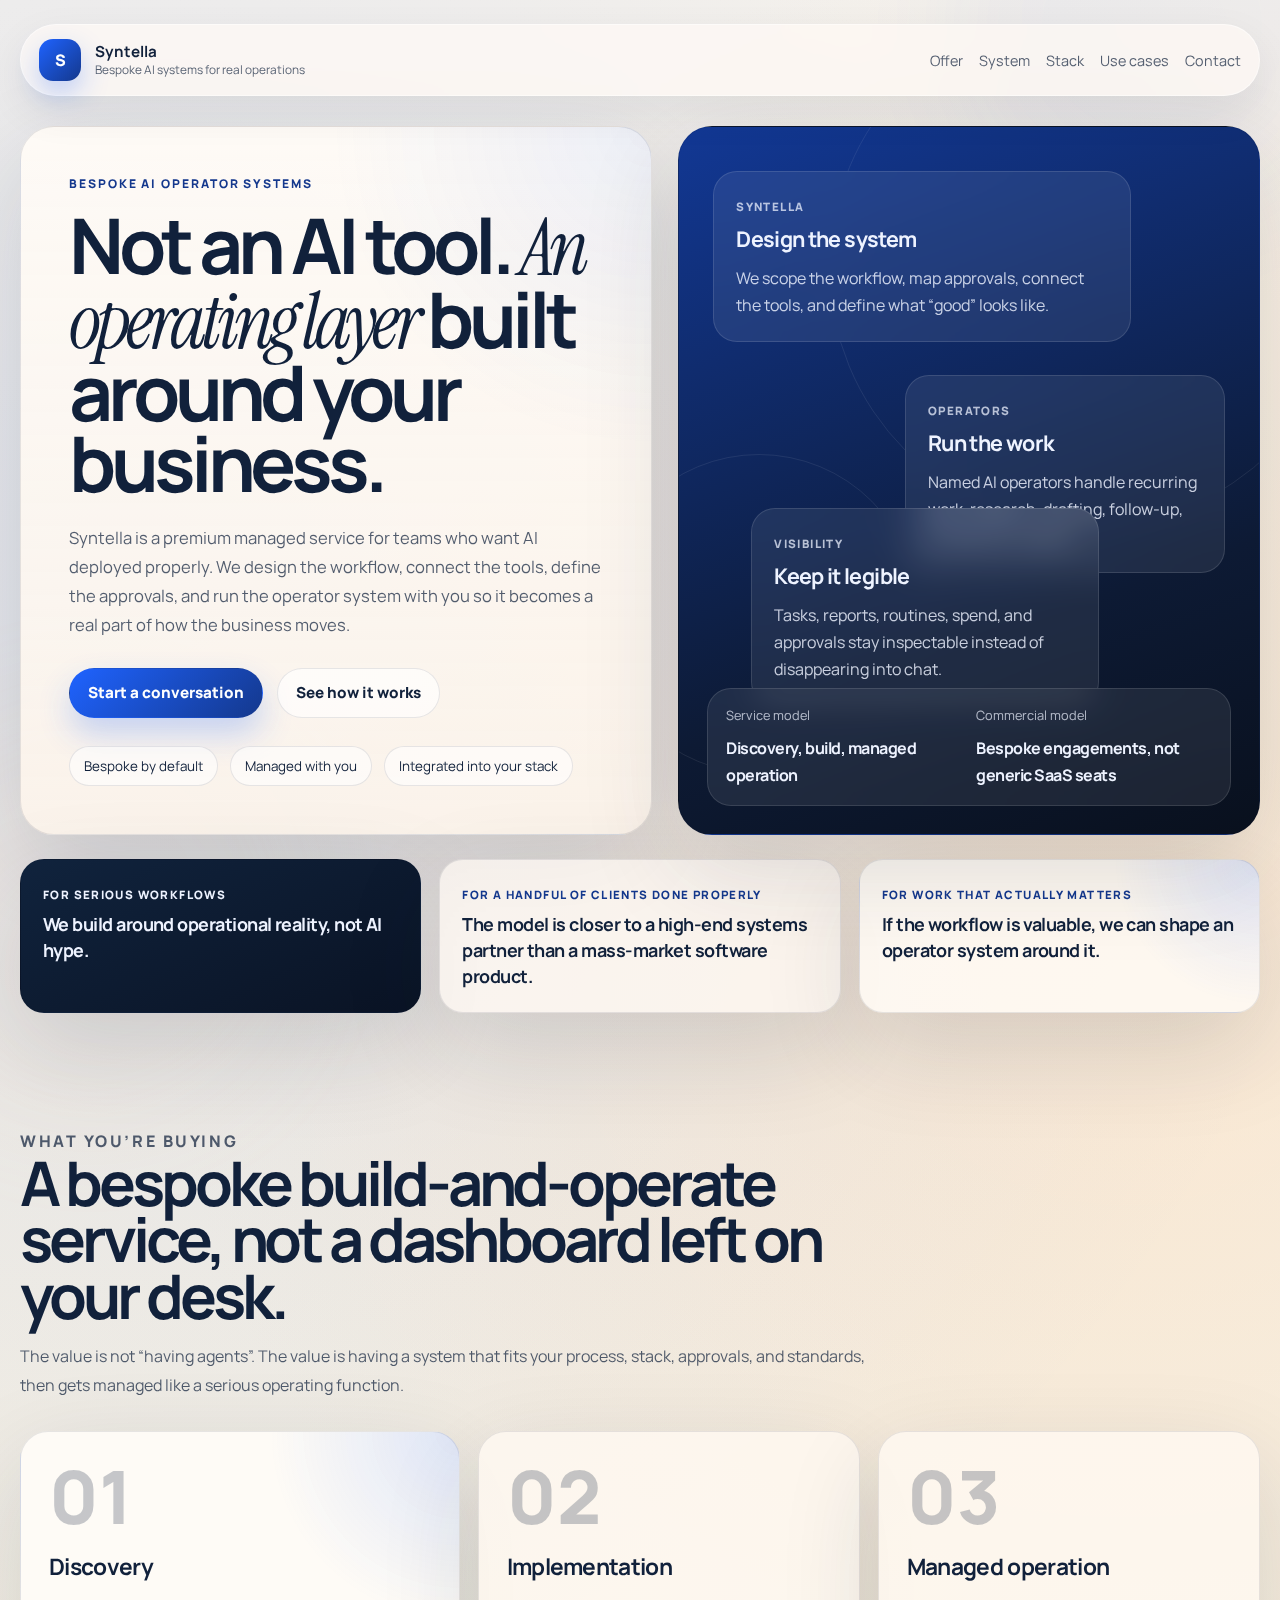
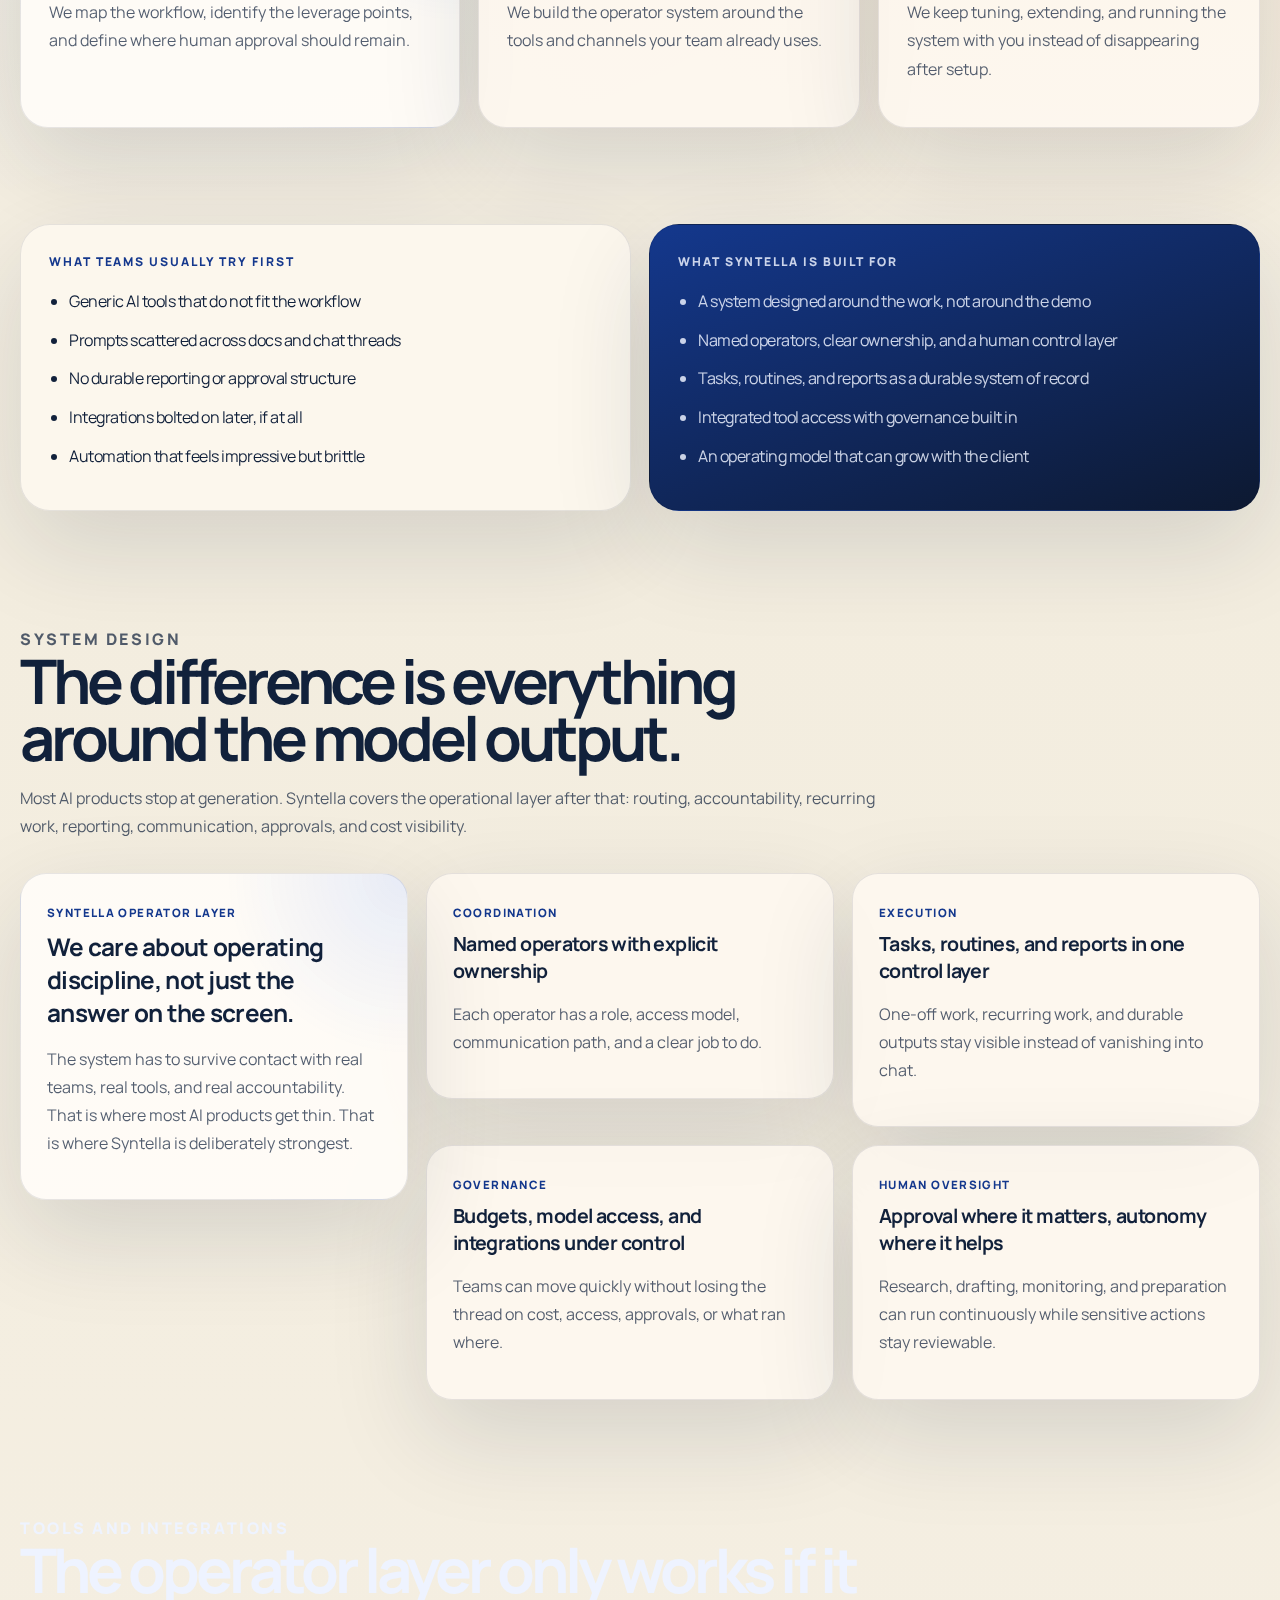
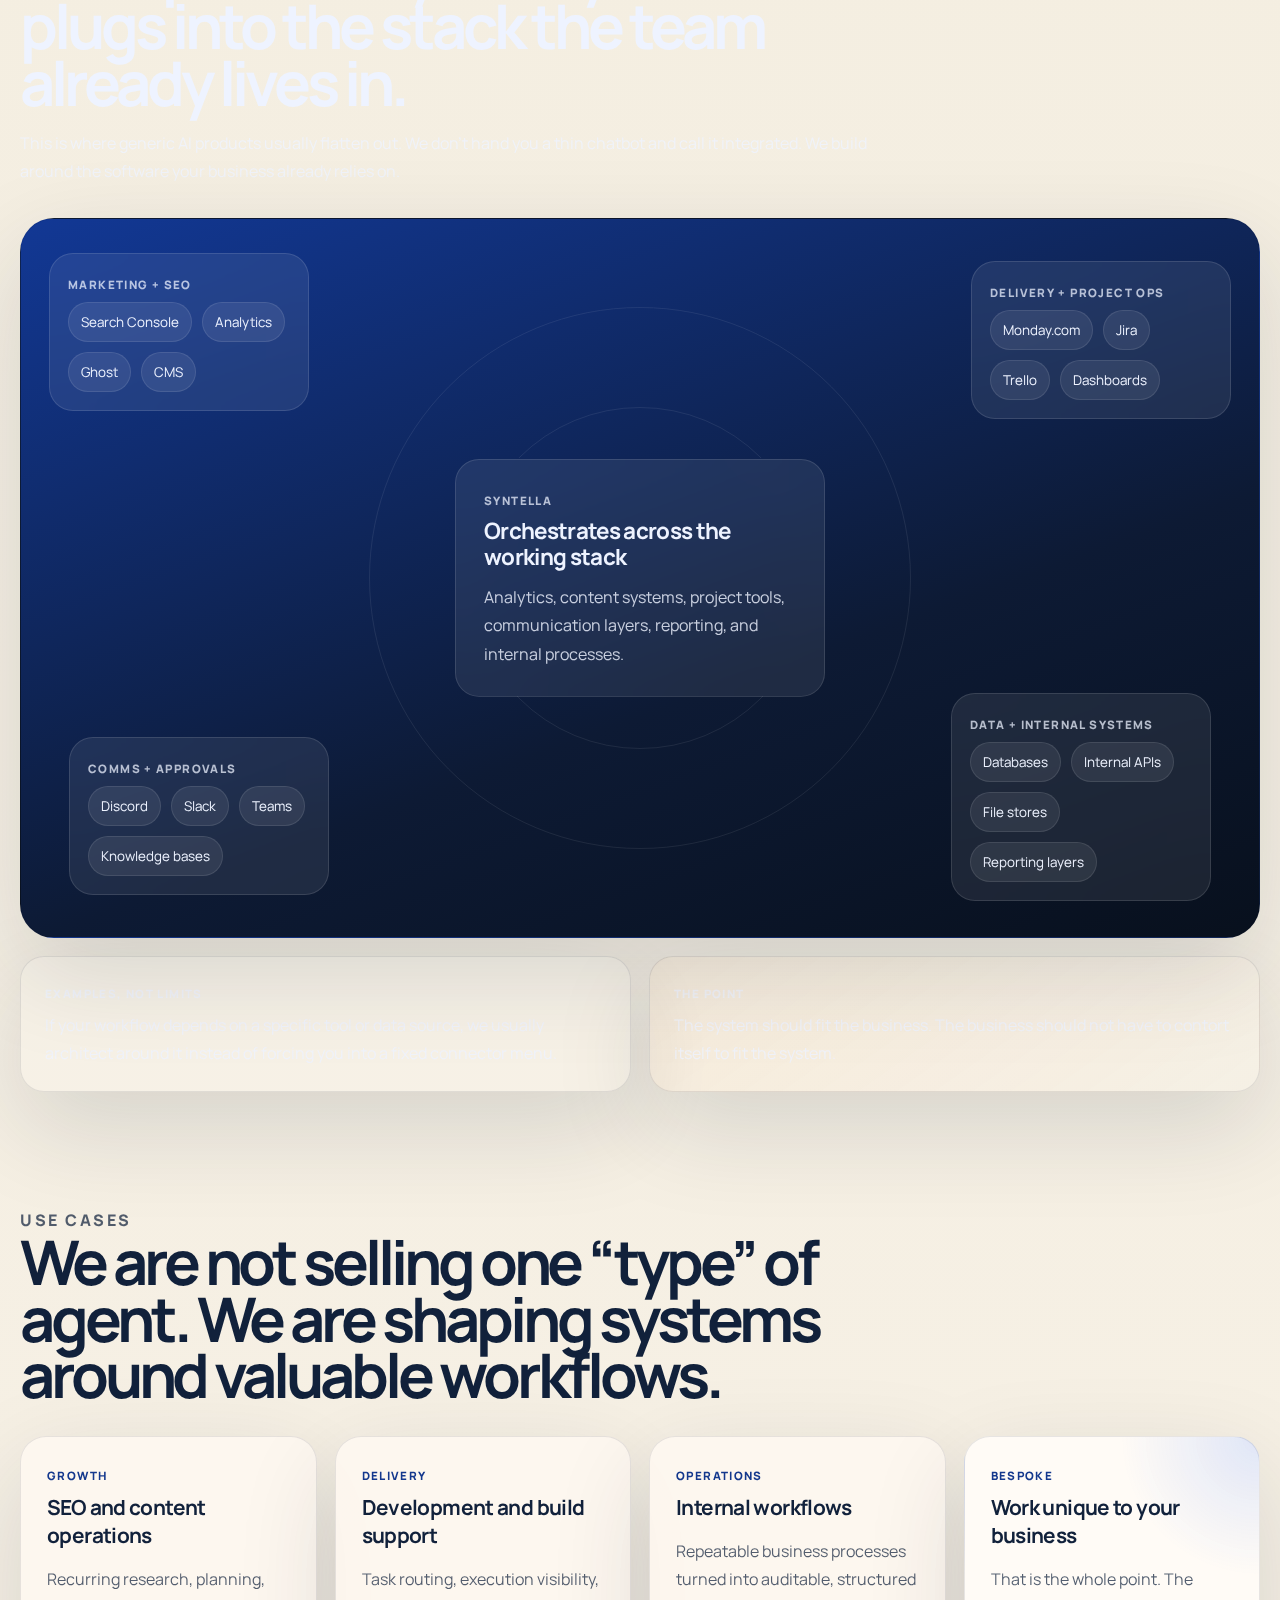
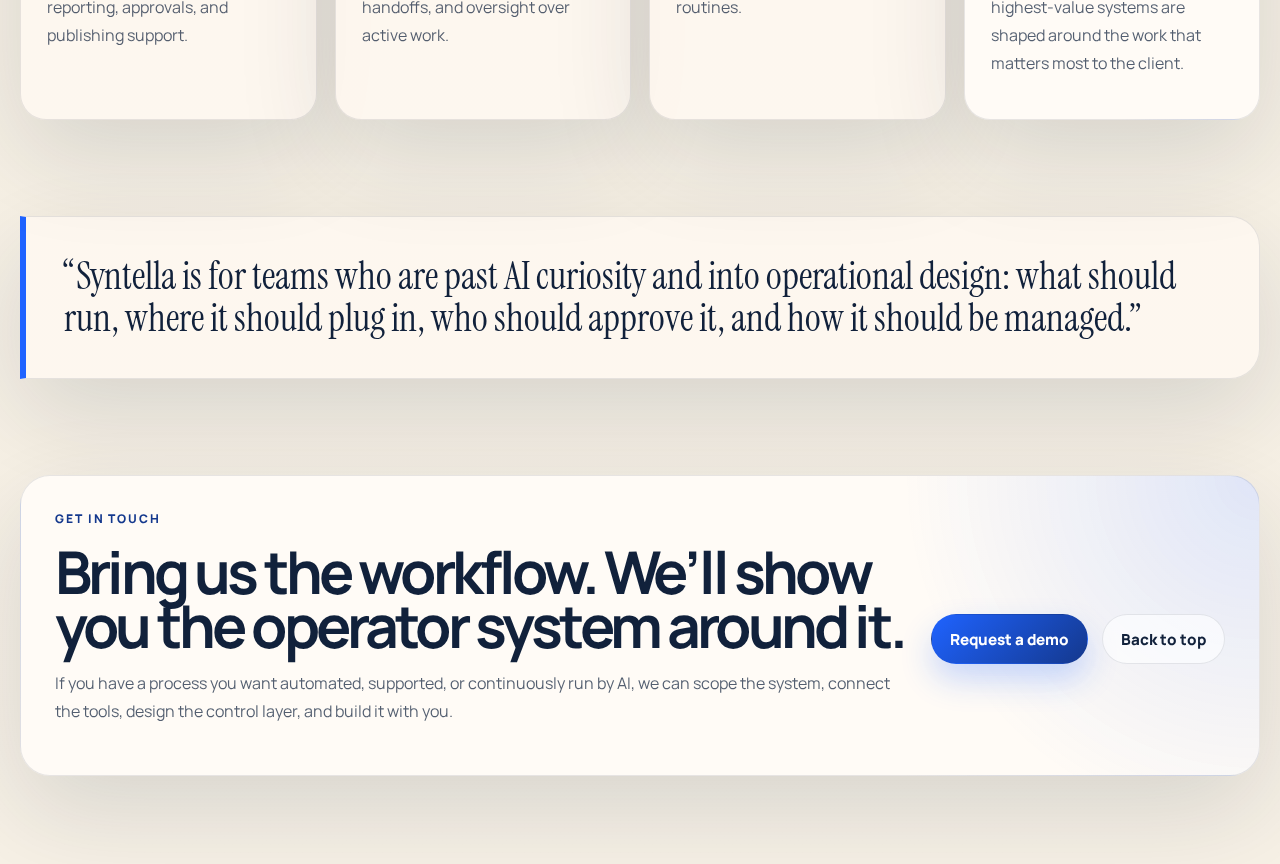
<file: website/index.html>
<!doctype html>
<html lang="en">
<head>
  <meta charset="utf-8" />
  <meta name="viewport" content="width=device-width, initial-scale=1" />
  <title>Syntella | Bespoke AI Operator Systems</title>
  <meta
    name="description"
    content="Syntella designs, integrates, and runs bespoke AI operator systems for businesses that want real execution, visible operations, and systems shaped around their actual workflow."
  />
  <link rel="preconnect" href="https://fonts.googleapis.com" />
  <link rel="preconnect" href="https://fonts.gstatic.com" crossorigin />
  <link
    href="https://fonts.googleapis.com/css2?family=Manrope:wght@400;500;600;700;800&family=Instrument+Serif:ital@0;1&display=swap"
    rel="stylesheet"
  />
  <link rel="stylesheet" href="./styles.css" />
</head>
<body>
  <div class="backdrop-grid"></div>
  <div class="ambient ambient-a"></div>
  <div class="ambient ambient-b"></div>

  <div class="site-shell">
    <header class="topbar">
      <a class="brand" href="#top" aria-label="Syntella home">
        <span class="brand-mark">S</span>
        <span class="brand-copy">
          <strong>Syntella</strong>
          <span>Bespoke AI systems for real operations</span>
        </span>
      </a>

      <nav class="topnav" aria-label="Primary">
        <a href="#offer">Offer</a>
        <a href="#system">System</a>
        <a href="#stack">Stack</a>
        <a href="#cases">Use cases</a>
        <a href="#contact">Contact</a>
      </nav>
    </header>

    <main id="top">
      <section class="hero">
        <div class="hero-copy">
          <p class="eyebrow">Bespoke AI operator systems</p>
          <h1>
            Not an AI tool.
            <span>An operating layer</span>
            built around your business.
          </h1>
          <p class="hero-lede">
            Syntella is a premium managed service for teams who want AI deployed properly.
            We design the workflow, connect the tools, define the approvals, and run the
            operator system with you so it becomes a real part of how the business moves.
          </p>

          <div class="hero-actions">
            <a class="button button-primary" href="#contact">Start a conversation</a>
            <a class="button button-secondary" href="#offer">See how it works</a>
          </div>

          <div class="hero-tags">
            <span>Bespoke by default</span>
            <span>Managed with you</span>
            <span>Integrated into your stack</span>
          </div>
        </div>

        <div class="hero-scene">
          <div class="hero-ring hero-ring-a"></div>
          <div class="hero-ring hero-ring-b"></div>

          <article class="scene-card scene-card-main" data-tilt>
            <span class="scene-label">Syntella</span>
            <strong>Design the system</strong>
            <p>We scope the workflow, map approvals, connect the tools, and define what “good” looks like.</p>
          </article>

          <article class="scene-card scene-card-one" data-tilt>
            <span class="scene-label">Operators</span>
            <strong>Run the work</strong>
            <p>Named AI operators handle recurring work, research, drafting, follow-up, and delivery support.</p>
          </article>

          <article class="scene-card scene-card-two" data-tilt>
            <span class="scene-label">Visibility</span>
            <strong>Keep it legible</strong>
            <p>Tasks, reports, routines, spend, and approvals stay inspectable instead of disappearing into chat.</p>
          </article>

          <article class="scene-strip">
            <div>
              <span>Service model</span>
              <strong>Discovery, build, managed operation</strong>
            </div>
            <div>
              <span>Commercial model</span>
              <strong>Bespoke engagements, not generic SaaS seats</strong>
            </div>
          </article>
        </div>
      </section>

      <section class="intro-cards">
        <article class="intro-card intro-card-dark">
          <span class="intro-kicker">For serious workflows</span>
          <strong>We build around operational reality, not AI hype.</strong>
        </article>
        <article class="intro-card">
          <span class="intro-kicker">For a handful of clients done properly</span>
          <strong>The model is closer to a high-end systems partner than a mass-market software product.</strong>
        </article>
        <article class="intro-card intro-card-accent">
          <span class="intro-kicker">For work that actually matters</span>
          <strong>If the workflow is valuable, we can shape an operator system around it.</strong>
        </article>
      </section>

      <section class="section section-offer" id="offer">
        <div class="section-heading">
          <p class="eyebrow">What you’re buying</p>
          <h2>A bespoke build-and-operate service, not a dashboard left on your desk.</h2>
          <p>
            The value is not “having agents”. The value is having a system that fits your process,
            stack, approvals, and standards, then gets managed like a serious operating function.
          </p>
        </div>

        <div class="offer-grid">
          <article class="offer-card offer-card-large">
            <span class="offer-number">01</span>
            <h3>Discovery</h3>
            <p>We map the workflow, identify the leverage points, and define where human approval should remain.</p>
          </article>
          <article class="offer-card">
            <span class="offer-number">02</span>
            <h3>Implementation</h3>
            <p>We build the operator system around the tools and channels your team already uses.</p>
          </article>
          <article class="offer-card">
            <span class="offer-number">03</span>
            <h3>Managed operation</h3>
            <p>We keep tuning, extending, and running the system with you instead of disappearing after setup.</p>
          </article>
        </div>
      </section>

      <section class="section section-contrast">
        <div class="contrast-panel contrast-panel-muted">
          <p class="eyebrow">What teams usually try first</p>
          <ul>
            <li>Generic AI tools that do not fit the workflow</li>
            <li>Prompts scattered across docs and chat threads</li>
            <li>No durable reporting or approval structure</li>
            <li>Integrations bolted on later, if at all</li>
            <li>Automation that feels impressive but brittle</li>
          </ul>
        </div>

        <div class="contrast-panel contrast-panel-strong">
          <p class="eyebrow">What Syntella is built for</p>
          <ul>
            <li>A system designed around the work, not around the demo</li>
            <li>Named operators, clear ownership, and a human control layer</li>
            <li>Tasks, routines, and reports as a durable system of record</li>
            <li>Integrated tool access with governance built in</li>
            <li>An operating model that can grow with the client</li>
          </ul>
        </div>
      </section>

      <section class="section section-system" id="system">
        <div class="section-heading">
          <p class="eyebrow">System design</p>
          <h2>The difference is everything around the model output.</h2>
          <p>
            Most AI products stop at generation. Syntella covers the operational layer after that:
            routing, accountability, recurring work, reporting, communication, approvals, and cost visibility.
          </p>
        </div>

        <div class="system-grid">
          <article class="system-card system-card-sticky">
            <span class="system-kicker">Syntella operator layer</span>
            <h3>We care about operating discipline, not just the answer on the screen.</h3>
            <p>
              The system has to survive contact with real teams, real tools, and real accountability.
              That is where most AI products get thin. That is where Syntella is deliberately strongest.
            </p>
          </article>

          <article class="system-card">
            <span class="system-kicker">Coordination</span>
            <h4>Named operators with explicit ownership</h4>
            <p>Each operator has a role, access model, communication path, and a clear job to do.</p>
          </article>

          <article class="system-card">
            <span class="system-kicker">Execution</span>
            <h4>Tasks, routines, and reports in one control layer</h4>
            <p>One-off work, recurring work, and durable outputs stay visible instead of vanishing into chat.</p>
          </article>

          <article class="system-card">
            <span class="system-kicker">Governance</span>
            <h4>Budgets, model access, and integrations under control</h4>
            <p>Teams can move quickly without losing the thread on cost, access, approvals, or what ran where.</p>
          </article>

          <article class="system-card">
            <span class="system-kicker">Human oversight</span>
            <h4>Approval where it matters, autonomy where it helps</h4>
            <p>Research, drafting, monitoring, and preparation can run continuously while sensitive actions stay reviewable.</p>
          </article>
        </div>
      </section>

      <section class="section section-stack" id="stack">
        <div class="section-heading section-heading-light">
          <p class="eyebrow">Tools and integrations</p>
          <h2>The operator layer only works if it plugs into the stack the team already lives in.</h2>
          <p>
            This is where generic AI products usually flatten out. We don’t hand you a thin chatbot and call it integrated.
            We build around the software your business already relies on.
          </p>
        </div>

        <div class="stack-canvas">
          <article class="stack-core" data-tilt>
            <span class="stack-label">Syntella</span>
            <strong>Orchestrates across the working stack</strong>
            <p>Analytics, content systems, project tools, communication layers, reporting, and internal processes.</p>
          </article>

          <article class="stack-group stack-group-marketing" data-tilt>
            <span class="stack-group-title">Marketing + SEO</span>
            <div class="stack-pills">
              <span>Search Console</span>
              <span>Analytics</span>
              <span>Ghost</span>
              <span>CMS</span>
            </div>
          </article>

          <article class="stack-group stack-group-delivery" data-tilt>
            <span class="stack-group-title">Delivery + project ops</span>
            <div class="stack-pills">
              <span>Monday.com</span>
              <span>Jira</span>
              <span>Trello</span>
              <span>Dashboards</span>
            </div>
          </article>

          <article class="stack-group stack-group-comms" data-tilt>
            <span class="stack-group-title">Comms + approvals</span>
            <div class="stack-pills">
              <span>Discord</span>
              <span>Slack</span>
              <span>Teams</span>
              <span>Knowledge bases</span>
            </div>
          </article>

          <article class="stack-group stack-group-data" data-tilt>
            <span class="stack-group-title">Data + internal systems</span>
            <div class="stack-pills">
              <span>Databases</span>
              <span>Internal APIs</span>
              <span>File stores</span>
              <span>Reporting layers</span>
            </div>
          </article>
        </div>

        <div class="stack-footer">
          <article class="stack-footer-card">
            <span class="stack-footer-kicker">Examples, not limits</span>
            <p>If your workflow depends on a specific tool or data source, we usually architect around it instead of forcing you into a fixed connector menu.</p>
          </article>
          <article class="stack-footer-card stack-footer-card-strong">
            <span class="stack-footer-kicker">The point</span>
            <p>The system should fit the business. The business should not have to contort itself to fit the system.</p>
          </article>
        </div>
      </section>

      <section class="section section-cases" id="cases">
        <div class="section-heading">
          <p class="eyebrow">Use cases</p>
          <h2>We are not selling one “type” of agent. We are shaping systems around valuable workflows.</h2>
        </div>

        <div class="cases-grid">
          <article class="case-card">
            <span>Growth</span>
            <h3>SEO and content operations</h3>
            <p>Recurring research, planning, reporting, approvals, and publishing support.</p>
          </article>
          <article class="case-card">
            <span>Delivery</span>
            <h3>Development and build support</h3>
            <p>Task routing, execution visibility, handoffs, and oversight over active work.</p>
          </article>
          <article class="case-card">
            <span>Operations</span>
            <h3>Internal workflows</h3>
            <p>Repeatable business processes turned into auditable, structured routines.</p>
          </article>
          <article class="case-card case-card-accent">
            <span>Bespoke</span>
            <h3>Work unique to your business</h3>
            <p>That is the whole point. The highest-value systems are shaped around the work that matters most to the client.</p>
          </article>
        </div>
      </section>

      <section class="section section-quote">
        <blockquote>
          “Syntella is for teams who are past AI curiosity and into operational design:
          what should run, where it should plug in, who should approve it, and how it should be managed.”
        </blockquote>
      </section>

      <section class="section section-contact" id="contact">
        <div class="contact-card">
          <div class="contact-copy">
            <p class="eyebrow">Get in touch</p>
            <h2>Bring us the workflow. We’ll show you the operator system around it.</h2>
            <p>
              If you have a process you want automated, supported, or continuously run by AI,
              we can scope the system, connect the tools, design the control layer, and build it with you.
            </p>
          </div>

          <div class="contact-actions">
            <a class="button button-primary" href="mailto:hello@syntella.ai">Request a demo</a>
            <a class="button button-secondary" href="#top">Back to top</a>
          </div>
        </div>
      </section>
    </main>
  </div>

  <script src="./app.js"></script>
</body>
</html>
</file>
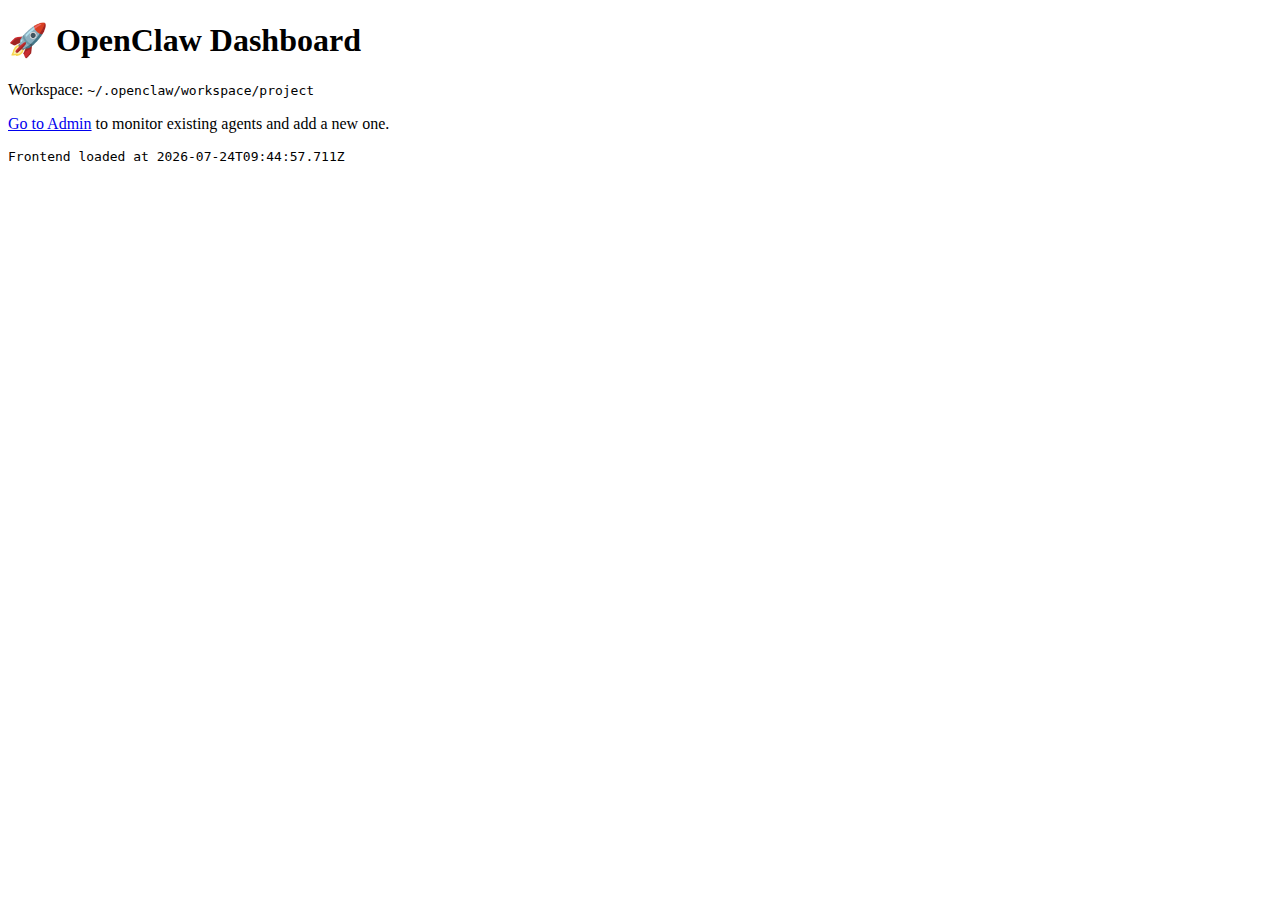
<file: scripts/templates/frontend/index.html>
<!doctype html>
<html lang="en">
<head>
  <meta charset="utf-8" />
  <meta name="viewport" content="width=device-width, initial-scale=1" />
  <title>OpenClaw Dashboard</title>
  <link rel="stylesheet" href="./styles.css" />
</head>
<body>
  <main class="wrap">
    <section class="card">
      <h1>🚀 OpenClaw Dashboard</h1>
      <p class="muted">Workspace: <code>~/.openclaw/workspace/project</code></p>
      <p><a href="/admin">Go to Admin</a> to monitor existing agents and add a new one.</p>
      <pre id="out"></pre>
    </section>
  </main>
  <script src="./app.js"></script>
</body>
</html>
</file>
<file: website/styles.css>
:root {
  --ink: #11213b;
  --ink-soft: rgba(17, 33, 59, 0.72);
  --cream: #f5efe3;
  --paper: rgba(255, 249, 241, 0.8);
  --paper-strong: rgba(255, 252, 247, 0.92);
  --line: rgba(17, 33, 59, 0.1);
  --blue: #1f63ff;
  --blue-deep: #14388d;
  --navy: #0d1931;
  --peach: #ffd8b3;
  --mint: #d6f4ea;
  --shadow-xl: 0 34px 100px rgba(23, 34, 59, 0.14);
  --shadow-lg: 0 20px 56px rgba(23, 34, 59, 0.1);
  --radius-xl: 34px;
  --radius-lg: 24px;
  --radius-md: 18px;
  --max: 1280px;
}

* { box-sizing: border-box; }
html { scroll-behavior: smooth; }

body {
  margin: 0;
  min-width: 320px;
  color: var(--ink);
  font-family: "Manrope", sans-serif;
  background:
    radial-gradient(circle at 10% 10%, rgba(31, 99, 255, 0.1), transparent 24%),
    radial-gradient(circle at 88% 16%, rgba(255, 216, 179, 0.4), transparent 20%),
    linear-gradient(180deg, #f9f4eb 0%, #f3eddf 38%, #f7f1e6 100%);
}

.backdrop-grid {
  position: fixed;
  inset: 0;
  pointer-events: none;
  opacity: 0.2;
  background-image:
    linear-gradient(rgba(17, 33, 59, 0.035) 1px, transparent 1px),
    linear-gradient(90deg, rgba(17, 33, 59, 0.035) 1px, transparent 1px);
  background-size: 30px 30px;
  mask-image: linear-gradient(180deg, rgba(0, 0, 0, 0.45), transparent 82%);
}

.ambient {
  position: fixed;
  z-index: 0;
  pointer-events: none;
  border-radius: 999px;
  filter: blur(56px);
  opacity: 0.44;
}

.ambient-a {
  top: -14vw;
  right: -6vw;
  width: 32vw;
  height: 32vw;
  background: rgba(31, 99, 255, 0.12);
}

.ambient-b {
  bottom: -18vw;
  left: -10vw;
  width: 34vw;
  height: 34vw;
  background: rgba(255, 216, 179, 0.2);
}

a { color: inherit; text-decoration: none; }

.site-shell {
  position: relative;
  z-index: 1;
  width: min(calc(100% - 40px), var(--max));
  margin: 0 auto;
  padding: 24px 0 88px;
}

.topbar {
  position: sticky;
  top: 18px;
  z-index: 20;
  display: flex;
  align-items: center;
  justify-content: space-between;
  gap: 18px;
  padding: 14px 18px;
  margin-bottom: 30px;
  border: 1px solid rgba(255, 255, 255, 0.5);
  border-radius: 999px;
  background: rgba(255, 250, 245, 0.72);
  backdrop-filter: blur(22px);
  box-shadow: 0 16px 42px rgba(28, 41, 70, 0.08);
}

.brand {
  display: inline-flex;
  align-items: center;
  gap: 14px;
}

.brand-mark {
  display: grid;
  place-items: center;
  width: 42px;
  height: 42px;
  border-radius: 14px;
  color: #fff;
  font-weight: 800;
  background: linear-gradient(135deg, var(--blue) 0%, var(--blue-deep) 100%);
  box-shadow: 0 12px 28px rgba(31, 99, 255, 0.28);
}

.brand-copy {
  display: flex;
  flex-direction: column;
  gap: 2px;
  line-height: 1.1;
}

.brand-copy strong { font-size: 0.95rem; }
.brand-copy span { color: var(--ink-soft); font-size: 0.74rem; }

.topnav {
  display: flex;
  flex-wrap: wrap;
  gap: 16px;
  color: var(--ink-soft);
  font-size: 0.9rem;
}

.topnav a:hover,
.topnav a:focus-visible { color: var(--ink); }

.hero {
  display: grid;
  grid-template-columns: minmax(0, 1fr) minmax(440px, 0.92fr);
  gap: 26px;
  align-items: stretch;
}

.hero-copy,
.hero-scene,
.intro-card,
.offer-card,
.contrast-panel,
.system-card,
.stack-canvas,
.stack-footer-card,
.case-card,
.contact-card,
.section-quote blockquote {
  border: 1px solid var(--line);
  box-shadow: var(--shadow-xl);
}

.hero-copy {
  padding: 48px;
  border-radius: var(--radius-xl);
  background:
    radial-gradient(circle at top right, rgba(31, 99, 255, 0.08), transparent 34%),
    linear-gradient(180deg, rgba(255, 251, 246, 0.92), rgba(255, 246, 236, 0.8));
}

.eyebrow {
  margin: 0 0 18px;
  font-size: 0.75rem;
  font-weight: 800;
  letter-spacing: 0.16em;
  text-transform: uppercase;
  color: var(--blue-deep);
}

.hero h1,
.section-heading h2,
.contact-copy h2 {
  margin: 0;
  font-size: clamp(3rem, 6vw, 6.4rem);
  line-height: 0.92;
  letter-spacing: -0.065em;
}

.hero h1 span,
.section-heading h2 span,
.contact-copy h2 span {
  font-family: "Instrument Serif", serif;
  font-style: italic;
  font-weight: 400;
}

.hero-lede,
.section-heading p,
.offer-card p,
.system-card p,
.stack-core p,
.stack-footer-card p,
.case-card p,
.contact-copy p:last-child {
  color: var(--ink-soft);
  line-height: 1.76;
}

.hero-lede {
  margin: 24px 0 0;
  max-width: 58ch;
  font-size: 1.04rem;
}

.hero-actions,
.contact-actions {
  display: flex;
  flex-wrap: wrap;
  gap: 14px;
  margin-top: 28px;
}

.button {
  display: inline-flex;
  align-items: center;
  justify-content: center;
  min-height: 50px;
  padding: 0 18px;
  border-radius: 999px;
  border: 1px solid transparent;
  font-size: 0.95rem;
  font-weight: 800;
  transition: transform 180ms ease, box-shadow 180ms ease, background-color 180ms ease, border-color 180ms ease;
}

.button:hover,
.button:focus-visible { transform: translateY(-1px); }

.button-primary {
  color: #fff;
  background: linear-gradient(135deg, var(--blue) 0%, var(--blue-deep) 100%);
  box-shadow: 0 16px 32px rgba(31, 99, 255, 0.24);
}

.button-secondary {
  color: var(--ink);
  background: rgba(255, 255, 255, 0.62);
  border-color: var(--line);
}

.hero-tags {
  display: flex;
  flex-wrap: wrap;
  gap: 12px;
  margin-top: 28px;
}

.hero-tags span {
  padding: 10px 14px;
  border-radius: 999px;
  border: 1px solid rgba(17, 33, 59, 0.1);
  background: rgba(255, 255, 255, 0.58);
  font-size: 0.84rem;
}

.hero-scene {
  position: relative;
  min-height: 700px;
  overflow: hidden;
  border-radius: var(--radius-xl);
  background: linear-gradient(160deg, #123895 0%, #0d1a34 68%, #09101d 100%);
  color: #eef3ff;
}

.hero-ring {
  position: absolute;
  border-radius: 999px;
  border: 1px solid rgba(255, 255, 255, 0.08);
}

.hero-ring-a {
  width: 520px;
  height: 520px;
  top: -120px;
  right: -90px;
}

.hero-ring-b {
  width: 320px;
  height: 320px;
  left: -80px;
  bottom: 60px;
}

.scene-card,
.scene-strip {
  position: absolute;
  border-radius: 24px;
  border: 1px solid rgba(255, 255, 255, 0.12);
  background: rgba(255, 255, 255, 0.08);
  backdrop-filter: blur(16px);
}

.scene-card {
  padding: 22px;
  transform-style: preserve-3d;
}

.scene-label,
.intro-kicker,
.system-kicker,
.stack-label,
.stack-group-title,
.stack-footer-kicker,
.proof-label {
  display: inline-flex;
  margin-bottom: 10px;
  font-size: 0.72rem;
  font-weight: 800;
  letter-spacing: 0.12em;
  text-transform: uppercase;
}

.scene-label,
.stack-label,
.stack-group-title {
  color: rgba(238, 243, 255, 0.74);
}

.scene-card strong,
.scene-strip strong,
.intro-card strong,
.offer-card h3,
.contrast-panel li,
.system-card h3,
.system-card h4,
.stack-core strong,
.case-card h3 {
  letter-spacing: -0.03em;
}

.scene-card strong {
  display: block;
  margin-bottom: 12px;
  font-size: 1.34rem;
}

.scene-card p,
.scene-strip span,
.scene-strip strong {
  line-height: 1.68;
}

.scene-card p {
  margin: 0;
  color: rgba(238, 243, 255, 0.82);
}

.scene-card-main {
  top: 44px;
  left: 34px;
  width: min(72%, 420px);
}

.scene-card-one {
  top: 248px;
  right: 34px;
  width: min(58%, 320px);
}

.scene-card-two {
  left: 72px;
  bottom: 128px;
  width: min(60%, 360px);
}

.scene-strip {
  left: 28px;
  right: 28px;
  bottom: 28px;
  display: grid;
  grid-template-columns: repeat(2, minmax(0, 1fr));
  gap: 14px;
  padding: 16px 18px;
}

.scene-strip span {
  display: block;
  color: rgba(238, 243, 255, 0.72);
  font-size: 0.8rem;
  margin-bottom: 8px;
}

.intro-cards {
  display: grid;
  grid-template-columns: repeat(3, minmax(0, 1fr));
  gap: 18px;
  margin-top: 24px;
}

.intro-card {
  padding: 22px;
  border-radius: 24px;
  background: rgba(255, 250, 244, 0.72);
}

.intro-card-dark {
  color: #eef3ff;
  background: linear-gradient(155deg, #10233d 0%, #0a1324 100%);
}

.intro-card-dark .intro-kicker,
.intro-card-dark strong {
  color: inherit;
}

.intro-card-accent {
  background:
    radial-gradient(circle at top right, rgba(31, 99, 255, 0.14), transparent 34%),
    rgba(255, 250, 244, 0.86);
}

.intro-kicker {
  color: var(--blue-deep);
}

.intro-card strong {
  display: block;
  font-size: 1.12rem;
  line-height: 1.45;
}

.section {
  padding-top: 96px;
}

.section-heading {
  max-width: 860px;
  margin-bottom: 32px;
}

.section-heading h2 {
  font-size: clamp(2.4rem, 4.8vw, 4.8rem);
}

.section-heading p {
  margin: 18px 0 0;
  font-size: 1rem;
}

.offer-grid {
  display: grid;
  grid-template-columns: 1.15fr 1fr 1fr;
  gap: 18px;
}

.offer-card {
  padding: 28px;
  border-radius: 28px;
  background: var(--paper);
}

.offer-card-large {
  background:
    radial-gradient(circle at top right, rgba(31, 99, 255, 0.14), transparent 36%),
    var(--paper-strong);
}

.offer-number {
  display: inline-flex;
  margin-bottom: 18px;
  color: rgba(17, 33, 59, 0.24);
  font-size: clamp(2.8rem, 6vw, 4.6rem);
  font-weight: 800;
  line-height: 1;
}

.offer-card h3 {
  margin: 0 0 12px;
  font-size: 1.42rem;
}

.section-contrast {
  display: grid;
  grid-template-columns: repeat(2, minmax(0, 1fr));
  gap: 18px;
}

.contrast-panel {
  padding: 28px;
  border-radius: 30px;
}

.contrast-panel-muted {
  background: rgba(255, 249, 241, 0.74);
}

.contrast-panel-strong {
  color: #eef3ff;
  background: linear-gradient(160deg, #14388d 0%, #0d1931 100%);
}

.contrast-panel-strong .eyebrow,
.contrast-panel-strong li {
  color: rgba(238, 243, 255, 0.84);
}

.contrast-panel ul {
  margin: 0;
  padding-left: 20px;
}

.contrast-panel li {
  margin: 12px 0;
  line-height: 1.68;
}

.system-grid {
  display: grid;
  grid-template-columns: minmax(300px, 0.95fr) minmax(0, 1fr) minmax(0, 1fr);
  gap: 18px;
  align-items: start;
}

.system-card {
  padding: 26px;
  border-radius: 26px;
  background: var(--paper);
}

.system-card-sticky {
  position: sticky;
  top: 110px;
  grid-row: span 2;
  background:
    radial-gradient(circle at top right, rgba(31, 99, 255, 0.1), transparent 36%),
    var(--paper-strong);
}

.system-kicker {
  color: var(--blue-deep);
}

.system-card h3,
.system-card h4 {
  margin: 0 0 12px;
}

.system-card h3 { font-size: 1.52rem; }
.system-card h4 { font-size: 1.22rem; }

.section-stack {
  color: #eef3ff;
}

.section-heading-light .eyebrow,
.section-heading-light p,
.section-heading-light h2 {
  color: inherit;
}

.section-heading-light p {
  color: rgba(238, 243, 255, 0.78);
}

.stack-canvas {
  position: relative;
  min-height: 720px;
  overflow: hidden;
  padding: 30px;
  border-radius: 34px;
  background: linear-gradient(160deg, #123895 0%, #0d1a34 62%, #08101d 100%);
}

.stack-canvas::before,
.stack-canvas::after {
  content: "";
  position: absolute;
  border-radius: 999px;
  border: 1px solid rgba(255, 255, 255, 0.08);
}

.stack-canvas::before {
  width: 540px;
  height: 540px;
  top: 50%;
  left: 50%;
  transform: translate(-50%, -50%);
}

.stack-canvas::after {
  width: 340px;
  height: 340px;
  top: 50%;
  left: 50%;
  transform: translate(-50%, -50%);
}

.stack-core,
.stack-group {
  position: absolute;
  z-index: 1;
  border-radius: 24px;
  border: 1px solid rgba(255, 255, 255, 0.12);
  background: rgba(255, 255, 255, 0.08);
  backdrop-filter: blur(16px);
}

.stack-core {
  top: 50%;
  left: 50%;
  width: min(58%, 370px);
  padding: 28px;
  transform: translate(-50%, -50%);
}

.stack-core strong {
  display: block;
  margin-bottom: 12px;
  font-size: 1.4rem;
  line-height: 1.2;
}

.stack-core p {
  margin: 0;
  color: rgba(238, 243, 255, 0.82);
}

.stack-group {
  width: min(40%, 260px);
  padding: 18px;
}

.stack-group-marketing { top: 34px; left: 28px; }
.stack-group-delivery { top: 42px; right: 28px; }
.stack-group-comms { left: 48px; bottom: 42px; }
.stack-group-data { right: 48px; bottom: 36px; }

.stack-pills {
  display: flex;
  flex-wrap: wrap;
  gap: 10px;
}

.stack-pills span {
  display: inline-flex;
  align-items: center;
  min-height: 40px;
  padding: 0 12px;
  border-radius: 999px;
  border: 1px solid rgba(255, 255, 255, 0.1);
  background: rgba(255, 255, 255, 0.08);
  color: #eef3ff;
  font-size: 0.84rem;
}

.stack-footer {
  display: grid;
  grid-template-columns: repeat(2, minmax(0, 1fr));
  gap: 18px;
  margin-top: 18px;
}

.stack-footer-card {
  padding: 24px;
  border-radius: 24px;
  background: rgba(255, 250, 244, 0.18);
}

.stack-footer-card p {
  margin: 0;
  color: rgba(238, 243, 255, 0.8);
}

.stack-footer-card-strong {
  background: linear-gradient(145deg, rgba(255, 216, 179, 0.16), rgba(255, 255, 255, 0.08));
}

.stack-footer-kicker {
  color: rgba(238, 243, 255, 0.72);
}

.cases-grid {
  display: grid;
  grid-template-columns: repeat(4, minmax(0, 1fr));
  gap: 18px;
}

.case-card {
  padding: 26px;
  border-radius: 26px;
  background: var(--paper);
}

.case-card span {
  display: inline-flex;
  margin-bottom: 10px;
  color: var(--blue-deep);
  font-size: 0.72rem;
  font-weight: 800;
  letter-spacing: 0.12em;
  text-transform: uppercase;
}

.case-card h3 {
  margin: 0 0 12px;
  font-size: 1.3rem;
}

.case-card-accent {
  background:
    radial-gradient(circle at top right, rgba(31, 99, 255, 0.14), transparent 34%),
    var(--paper-strong);
}

.section-quote blockquote {
  margin: 0;
  padding: 38px;
  border-left: 6px solid var(--blue);
  border-radius: 0 30px 30px 0;
  background: rgba(255, 249, 241, 0.8);
  font-family: "Instrument Serif", serif;
  font-size: clamp(2rem, 3vw, 3.4rem);
  line-height: 1.1;
}

.contact-card {
  display: grid;
  grid-template-columns: minmax(0, 1fr) auto;
  gap: 26px;
  align-items: center;
  padding: 34px;
  border-radius: 30px;
  background:
    radial-gradient(circle at top right, rgba(31, 99, 255, 0.14), transparent 28%),
    var(--paper-strong);
}

.contact-copy h2 {
  font-size: clamp(2.2rem, 4.6vw, 4.4rem);
}

[data-tilt] {
  transition: transform 180ms ease;
}

@media (max-width: 1120px) {
  .hero,
  .intro-cards,
  .offer-grid,
  .section-contrast,
  .system-grid,
  .stack-footer,
  .cases-grid,
  .contact-card {
    grid-template-columns: 1fr;
  }

  .hero-scene,
  .stack-canvas {
    min-height: 760px;
  }

  .system-card-sticky {
    position: static;
    grid-row: auto;
  }

  .cases-grid {
    grid-template-columns: repeat(2, minmax(0, 1fr));
  }
}

@media (max-width: 760px) {
  .site-shell {
    width: min(calc(100% - 22px), var(--max));
    padding-top: 16px;
  }

  .topbar {
    position: static;
    flex-direction: column;
    align-items: stretch;
    border-radius: 26px;
  }

  .topnav {
    gap: 12px 14px;
  }

  .hero-copy,
  .hero-scene,
  .intro-card,
  .offer-card,
  .contrast-panel,
  .system-card,
  .stack-canvas,
  .stack-footer-card,
  .case-card,
  .contact-card,
  .section-quote blockquote {
    padding: 22px;
  }

  .hero h1,
  .section-heading h2,
  .contact-copy h2 {
    font-size: clamp(2.4rem, 13vw, 4.6rem);
  }

  .section { padding-top: 72px; }

  .hero-scene,
  .stack-canvas {
    min-height: auto;
  }

  .scene-card,
  .scene-strip,
  .stack-core,
  .stack-group {
    position: relative;
    top: auto;
    left: auto;
    right: auto;
    bottom: auto;
    width: auto;
    transform: none;
    margin-bottom: 14px;
  }

  .scene-strip {
    grid-template-columns: 1fr;
  }

  .cases-grid {
    grid-template-columns: 1fr;
  }

  .button {
    width: 100%;
  }

  .hero-actions,
  .contact-actions {
    flex-direction: column;
  }
}
</file>
<file: scripts/templates/frontend/styles.css>
/* Empty file to override browser cache, styles moved inline */
</file>
